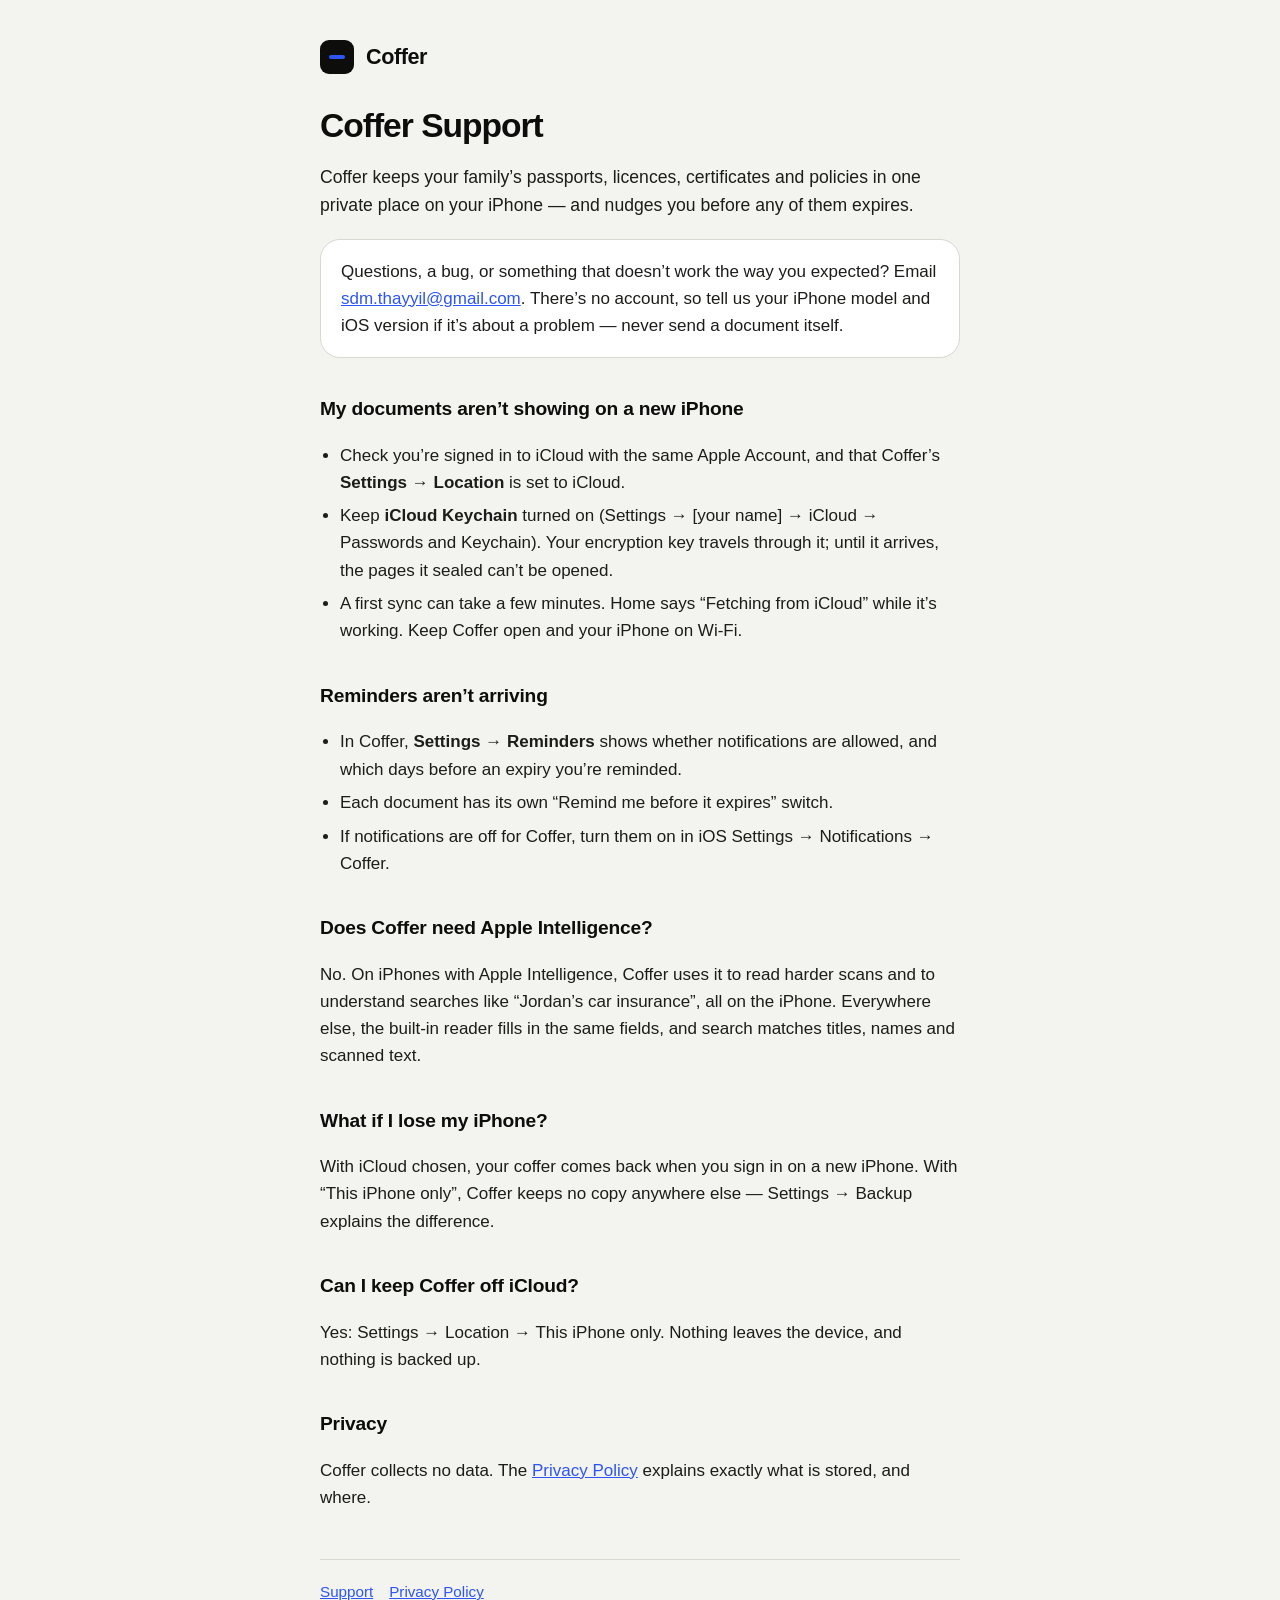
<file: index.html>
<!DOCTYPE html>
<html lang="en">
<head>
<meta charset="utf-8">
<meta name="viewport" content="width=device-width, initial-scale=1">
<title>Coffer Support</title>
<link rel="stylesheet" href="style.css">
</head>
<body>
<main>
<header><span class="mark" aria-hidden="true"></span><a href="./">Coffer</a></header>

<h1>Coffer Support</h1>
<p class="lede">Coffer keeps your family’s passports, licences, certificates and policies in
one private place on your iPhone — and nudges you before any of them expires.</p>

<div class="card"><p>Questions, a bug, or something that doesn’t work the way you expected?
Email <a href="mailto:sdm.thayyil@gmail.com">sdm.thayyil@gmail.com</a>. There’s no
account, so tell us your iPhone model and iOS version if it’s about a problem — never send a
document itself.</p></div>

<h2>My documents aren’t showing on a new iPhone</h2>
<ul>
  <li>Check you’re signed in to iCloud with the same Apple Account, and that Coffer’s
      <strong>Settings → Location</strong> is set to iCloud.</li>
  <li>Keep <strong>iCloud Keychain</strong> turned on (Settings → [your name] → iCloud →
      Passwords and Keychain). Your encryption key travels through it; until it arrives, the
      pages it sealed can’t be opened.</li>
  <li>A first sync can take a few minutes. Home says “Fetching from iCloud” while it’s
      working. Keep Coffer open and your iPhone on Wi-Fi.</li>
</ul>

<h2>Reminders aren’t arriving</h2>
<ul>
  <li>In Coffer, <strong>Settings → Reminders</strong> shows whether notifications are
      allowed, and which days before an expiry you’re reminded.</li>
  <li>Each document has its own “Remind me before it expires” switch.</li>
  <li>If notifications are off for Coffer, turn them on in iOS Settings → Notifications →
      Coffer.</li>
</ul>

<h2>Does Coffer need Apple Intelligence?</h2>
<p>No. On iPhones with Apple Intelligence, Coffer uses it to read harder scans and to
understand searches like “Jordan’s car insurance”, all on the iPhone. Everywhere else, the
built-in reader fills in the same fields, and search matches titles, names and scanned
text.</p>

<h2>What if I lose my iPhone?</h2>
<p>With iCloud chosen, your coffer comes back when you sign in on a new iPhone. With
“This iPhone only”, Coffer keeps no copy anywhere else — Settings → Backup explains the
difference.</p>

<h2>Can I keep Coffer off iCloud?</h2>
<p>Yes: Settings → Location → This iPhone only. Nothing leaves the device, and nothing is
backed up.</p>

<h2>Privacy</h2>
<p>Coffer collects no data. The <a href="privacy.html">Privacy Policy</a> explains exactly
what is stored, and where.</p>

<nav><a href="./">Support</a><a href="privacy.html">Privacy Policy</a></nav>
</main>
</body>
</html>
</file>
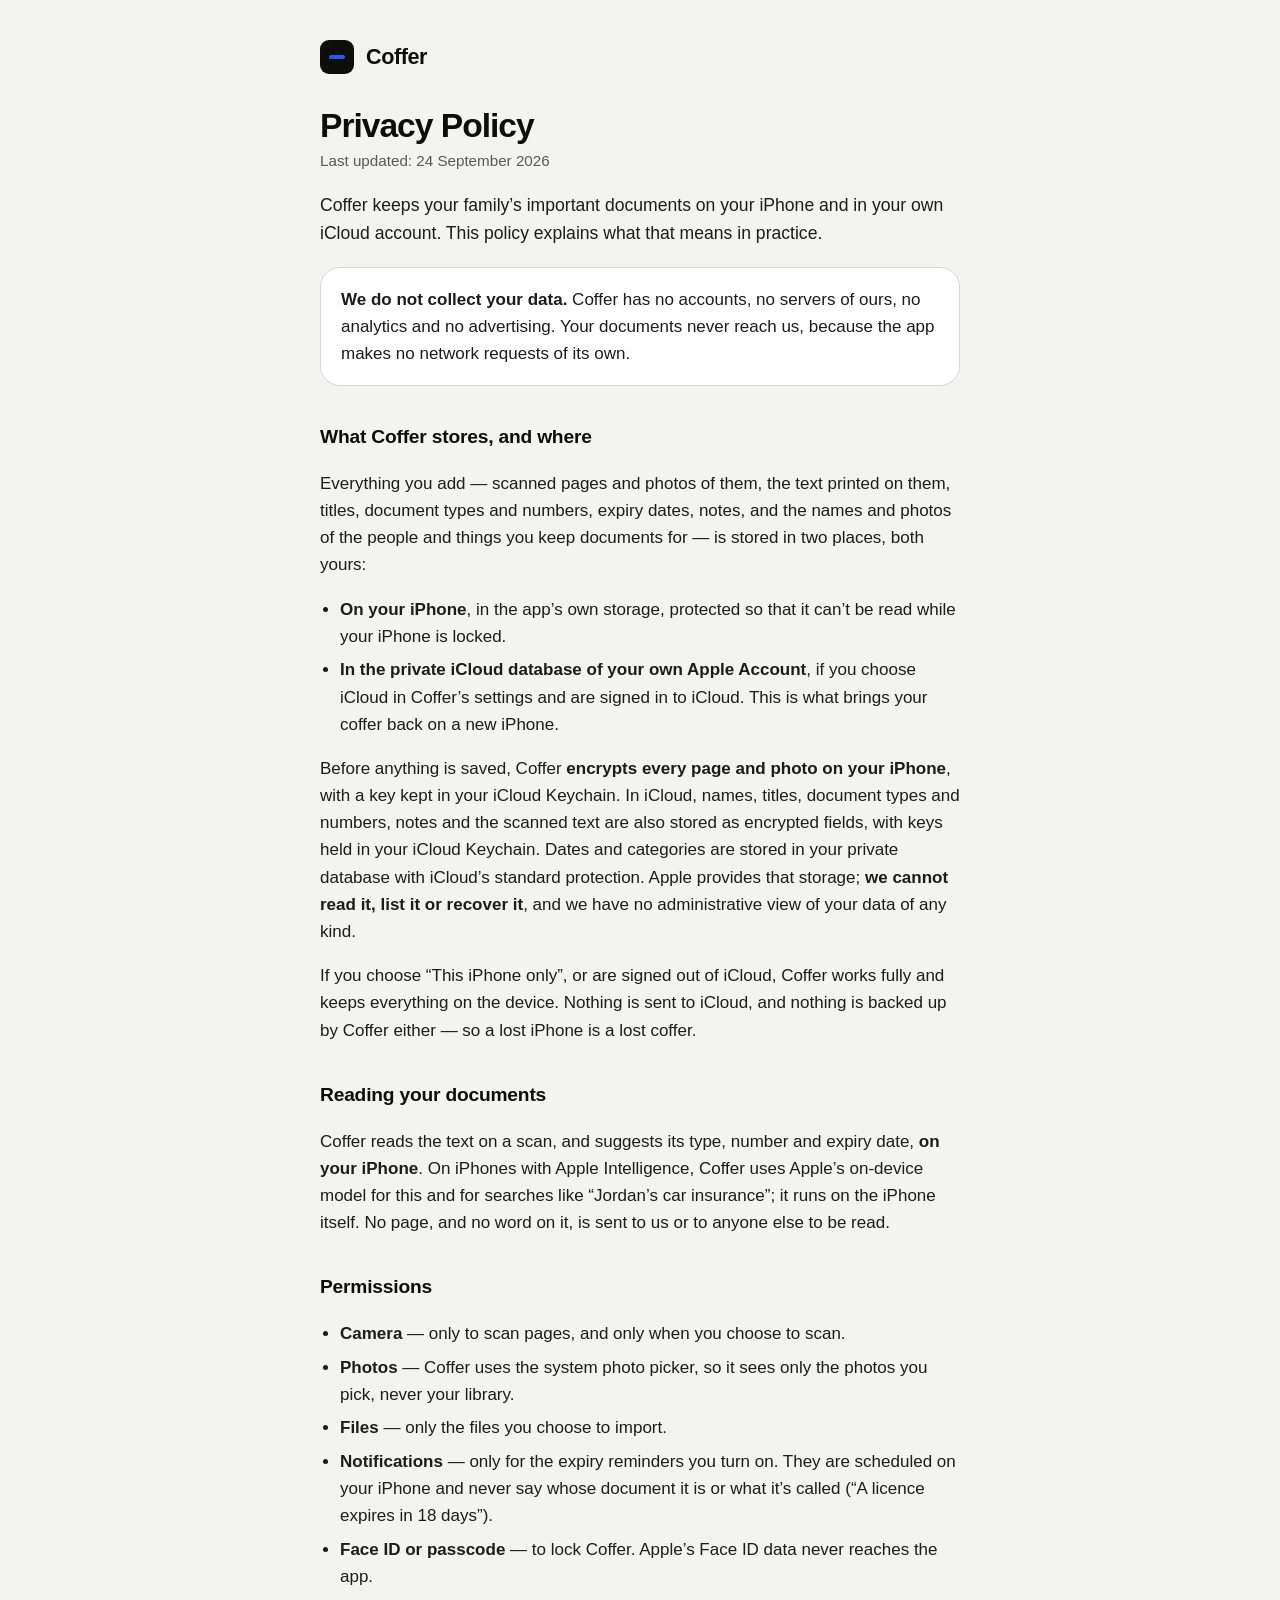
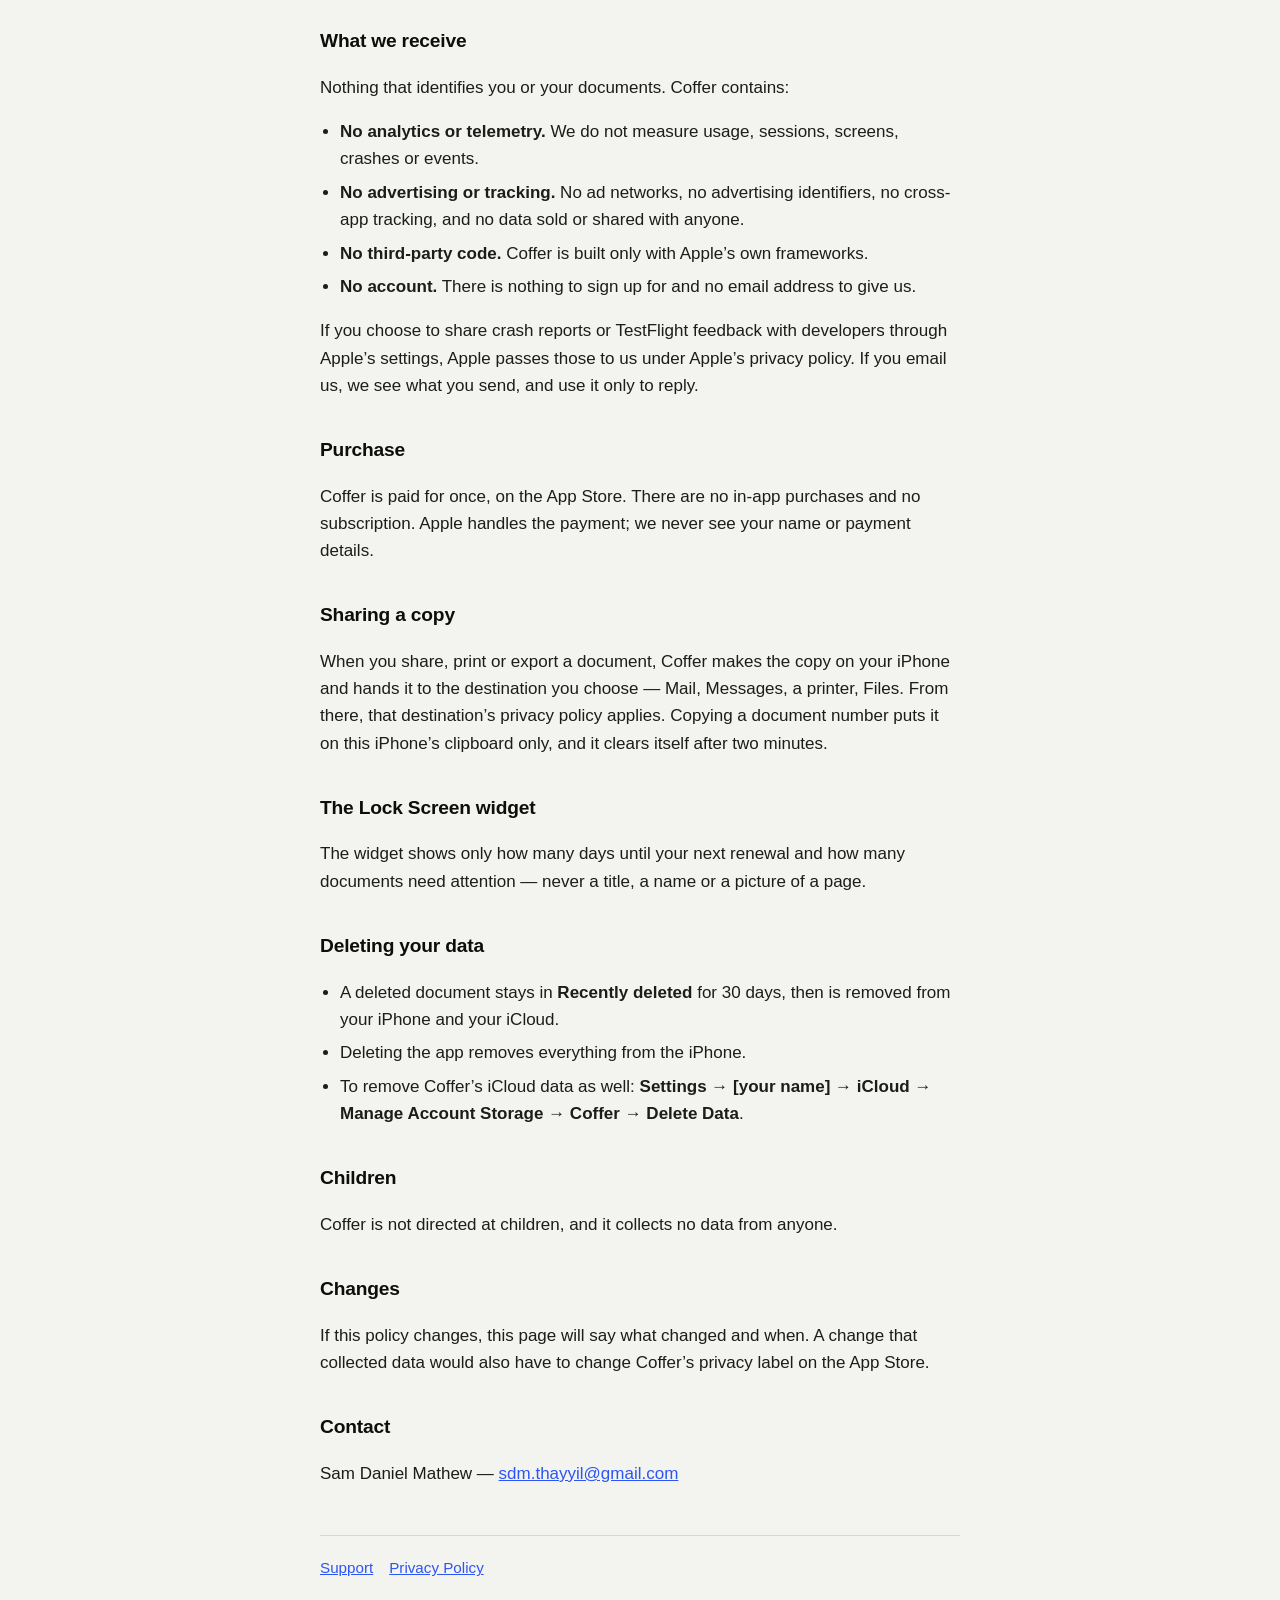
<file: privacy.html>
<!DOCTYPE html>
<html lang="en">
<head>
<meta charset="utf-8">
<meta name="viewport" content="width=device-width, initial-scale=1">
<title>Privacy Policy — Coffer</title>
<link rel="stylesheet" href="style.css">
</head>
<body>
<main>
<header><span class="mark" aria-hidden="true"></span><a href="./">Coffer</a></header>

<h1>Privacy Policy</h1>
<p class="updated">Last updated: 24 September 2026</p>

<p class="lede">Coffer keeps your family’s important documents on your iPhone and in your
own iCloud account. This policy explains what that means in practice.</p>

<div class="card"><p><strong>We do not collect your data.</strong> Coffer has no accounts,
no servers of ours, no analytics and no advertising. Your documents never reach us, because
the app makes no network requests of its own.</p></div>

<h2>What Coffer stores, and where</h2>
<p>Everything you add — scanned pages and photos of them, the text printed on them, titles,
document types and numbers, expiry dates, notes, and the names and photos of the people and
things you keep documents for — is stored in two places, both yours:</p>
<ul>
  <li><strong>On your iPhone</strong>, in the app’s own storage, protected so that it can’t
      be read while your iPhone is locked.</li>
  <li><strong>In the private iCloud database of your own Apple Account</strong>, if you
      choose iCloud in Coffer’s settings and are signed in to iCloud. This is what brings
      your coffer back on a new iPhone.</li>
</ul>
<p>Before anything is saved, Coffer <strong>encrypts every page and photo on your
iPhone</strong>, with a key kept in your iCloud Keychain. In iCloud, names, titles, document
types and numbers, notes and the scanned text are also stored as encrypted fields, with keys
held in your iCloud Keychain. Dates and categories are stored in your private database with
iCloud’s standard protection. Apple provides that storage; <strong>we cannot read it, list
it or recover it</strong>, and we have no administrative view of your data of any kind.</p>
<p>If you choose “This iPhone only”, or are signed out of iCloud, Coffer works fully and
keeps everything on the device. Nothing is sent to iCloud, and nothing is backed up by
Coffer either — so a lost iPhone is a lost coffer.</p>

<h2>Reading your documents</h2>
<p>Coffer reads the text on a scan, and suggests its type, number and expiry date,
<strong>on your iPhone</strong>. On iPhones with Apple Intelligence, Coffer uses Apple’s
on-device model for this and for searches like “Jordan’s car insurance”; it runs on the
iPhone itself. No page, and no word on it, is sent to us or to anyone else to be read.</p>

<h2>Permissions</h2>
<ul>
  <li><strong>Camera</strong> — only to scan pages, and only when you choose to scan.</li>
  <li><strong>Photos</strong> — Coffer uses the system photo picker, so it sees only the
      photos you pick, never your library.</li>
  <li><strong>Files</strong> — only the files you choose to import.</li>
  <li><strong>Notifications</strong> — only for the expiry reminders you turn on. They are
      scheduled on your iPhone and never say whose document it is or what it’s called
      (“A licence expires in 18 days”).</li>
  <li><strong>Face ID or passcode</strong> — to lock Coffer. Apple’s Face ID data never
      reaches the app.</li>
</ul>

<h2>What we receive</h2>
<p>Nothing that identifies you or your documents. Coffer contains:</p>
<ul>
  <li><strong>No analytics or telemetry.</strong> We do not measure usage, sessions, screens,
      crashes or events.</li>
  <li><strong>No advertising or tracking.</strong> No ad networks, no advertising
      identifiers, no cross-app tracking, and no data sold or shared with anyone.</li>
  <li><strong>No third-party code.</strong> Coffer is built only with Apple’s own
      frameworks.</li>
  <li><strong>No account.</strong> There is nothing to sign up for and no email address to
      give us.</li>
</ul>
<p>If you choose to share crash reports or TestFlight feedback with developers through
Apple’s settings, Apple passes those to us under Apple’s privacy policy. If you email us,
we see what you send, and use it only to reply.</p>

<h2>Purchase</h2>
<p>Coffer is paid for once, on the App Store. There are no in-app purchases and no
subscription. Apple handles the payment; we never see your name or payment details.</p>

<h2>Sharing a copy</h2>
<p>When you share, print or export a document, Coffer makes the copy on your iPhone and hands
it to the destination you choose — Mail, Messages, a printer, Files. From there, that
destination’s privacy policy applies. Copying a document number puts it on this iPhone’s
clipboard only, and it clears itself after two minutes.</p>

<h2>The Lock Screen widget</h2>
<p>The widget shows only how many days until your next renewal and how many documents need
attention — never a title, a name or a picture of a page.</p>

<h2>Deleting your data</h2>
<ul>
  <li>A deleted document stays in <strong>Recently deleted</strong> for 30 days, then is
      removed from your iPhone and your iCloud.</li>
  <li>Deleting the app removes everything from the iPhone.</li>
  <li>To remove Coffer’s iCloud data as well: <strong>Settings → [your name] → iCloud →
      Manage Account Storage → Coffer → Delete Data</strong>.</li>
</ul>

<h2>Children</h2>
<p>Coffer is not directed at children, and it collects no data from anyone.</p>

<h2>Changes</h2>
<p>If this policy changes, this page will say what changed and when. A change that
collected data would also have to change Coffer’s privacy label on the App Store.</p>

<h2>Contact</h2>
<p>Sam Daniel Mathew — <a href="mailto:sdm.thayyil@gmail.com">sdm.thayyil@gmail.com</a></p>

<nav><a href="./">Support</a><a href="privacy.html">Privacy Policy</a></nav>
</main>
</body>
</html>
</file>
<file: style.css>
:root {
  color-scheme: light dark;
  --ground: #f3f3ef; --surface: #ffffff; --ink: #0d0d0c; --text: #1c1c1a;
  --muted: #5a5a54; --rule: #d8d8d1; --accent: #2d55f5;
}
@media (prefers-color-scheme: dark) {
  :root {
    --ground: #06080f; --surface: #111a2e; --ink: #eef0f6; --text: #e3e6ee;
    --muted: #98a1b9; --rule: #253052; --accent: #6f8bff;
  }
}
* { box-sizing: border-box; }
body {
  margin: 0; background: var(--ground); color: var(--text);
  font: 17px/1.6 ui-rounded, -apple-system, BlinkMacSystemFont, "Segoe UI", Roboto, sans-serif;
}
main { max-width: 42rem; margin: 0 auto; padding: 2.5rem 1rem 4rem; }
header { display: flex; align-items: center; gap: .75rem; margin-bottom: 2rem; }
header a { color: var(--ink); text-decoration: none; font-weight: 800; font-size: 1.35rem; letter-spacing: -.02em; }
.mark { width: 34px; height: 34px; border-radius: 9px; background: var(--ink); position: relative; }
.mark::after { content: ""; position: absolute; left: 9px; right: 9px; top: 15px; height: 4px; border-radius: 2px; background: var(--accent); }
h1 { font-size: 2.1rem; line-height: 1.15; letter-spacing: -.03em; color: var(--ink); margin: 0 0 .25rem; }
h2 { font-size: 1.2rem; letter-spacing: -.01em; color: var(--ink); margin-top: 2.25rem; }
.updated { color: var(--muted); font-size: .95rem; margin-top: 0; }
.lede { font-size: 1.1rem; }
.card { background: var(--surface); border: 1px solid var(--rule); border-radius: 20px; padding: 1.1rem 1.25rem; margin: 1.25rem 0; }
.card p { margin: 0; }
ul { padding-left: 1.25rem; }
li { margin: .4rem 0; }
a { color: var(--accent); }
nav { margin-top: 3rem; padding-top: 1.25rem; border-top: 1px solid var(--rule); color: var(--muted); font-size: .95rem; }
nav a { margin-right: 1rem; }
</file>
